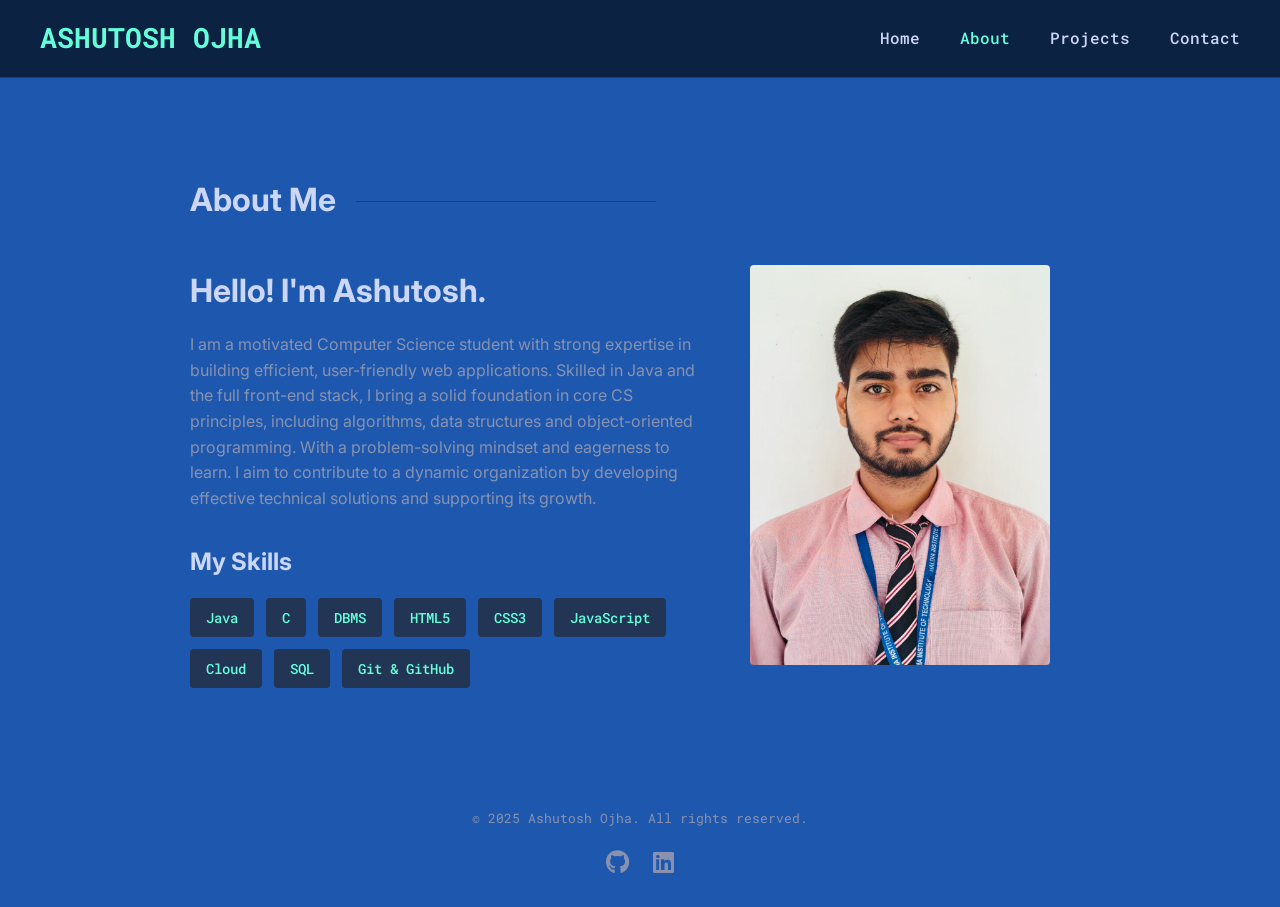
<file: about.html>
<!DOCTYPE html>
<html lang="en">
<head>
    <meta charset="UTF-8">
    <meta name="viewport" content="width=device-width, initial-scale=1.0">
    <title>About Me - Ashutosh Ojha</title>
    <link rel="preconnect" href="https://fonts.googleapis.com">
    <link rel="preconnect" href="https://fonts.gstatic.com" crossorigin>
    <link href="https://fonts.googleapis.com/css2?family=Inter:wght@400;500;700&family=Roboto+Mono:wght@400;500;700&display=swap" rel="stylesheet">
    <link rel="stylesheet" href="https://cdnjs.cloudflare.com/ajax/libs/font-awesome/6.4.2/css/all.min.css">
    <link rel="stylesheet" href="style.css">
</head>
<body>
    <header>
        <nav class="navbar">
            <div class="navbar-brand">ASHUTOSH OJHA</div>
            <ul class="navbar-links">
                <li><a href="index.html">Home</a></li>
                <li><a href="about.html">About</a></li>
                <li><a href="projects.html">Projects</a></li>
                <li><a href="contact.html">Contact</a></li>
            </ul>
             <div class="hamburger-menu">
                <i class="fas fa-bars"></i>
            </div>
        </nav>
    </header>

    <main>
        <section class="about">
            <h1 class="section-title">About Me</h1>
            <div class="about-content">
                <div class="about-text">
                    <h2>Hello! I'm Ashutosh.</h2>
                    <p>I am a motivated Computer Science student with strong expertise in building efficient, user-friendly web applications. Skilled in Java and the full front-end stack, I bring a solid foundation in core CS principles, including algorithms, data structures and object-oriented programming. With a problem-solving mindset and eagerness to learn. I aim to contribute to a dynamic organization by developing effective technical solutions and supporting its growth.</p>
                    
                    <div class="skills">
                        <h3>My Skills</h3>
                        <div class="skills-grid">
                            <div class="skill-item">Java</div>
                            <div class="skill-item">C</div>
                            <div class="skill-item">DBMS</div>
                            <div class="skill-item">HTML5</div>
                            <div class="skill-item">CSS3</div>
                            <div class="skill-item">JavaScript</div>
                            <div class="skill-item">Cloud</div>
                            <div class="skill-item">SQL</div>
                            <div class="skill-item">Git & GitHub</div>
                        </div>
                    </div>
                </div>
                 <div class="about-image">
                     <img src="images\Ashutosh.jpg" alt="Ashutosh Ojha">
                </div>
            </div>
        </section>
    </main>

    <footer>
        <div class="footer-content">
            <p>&copy; 2025 Ashutosh Ojha. All rights reserved.</p>
            <div class="social-links">
               <a href="https://github.com/AshutoshOjha07/" target="_blank"><i class="fab fa-github"></i></a>
                <a href="https://www.linkedin.com/in/ashutosh-ojha-148115263/" target="_blank"><i class="fab fa-linkedin"></i></a>
            </div>
        </div>
    </footer>
    <script src="script.js"></script>
</body>
</html>
</file>
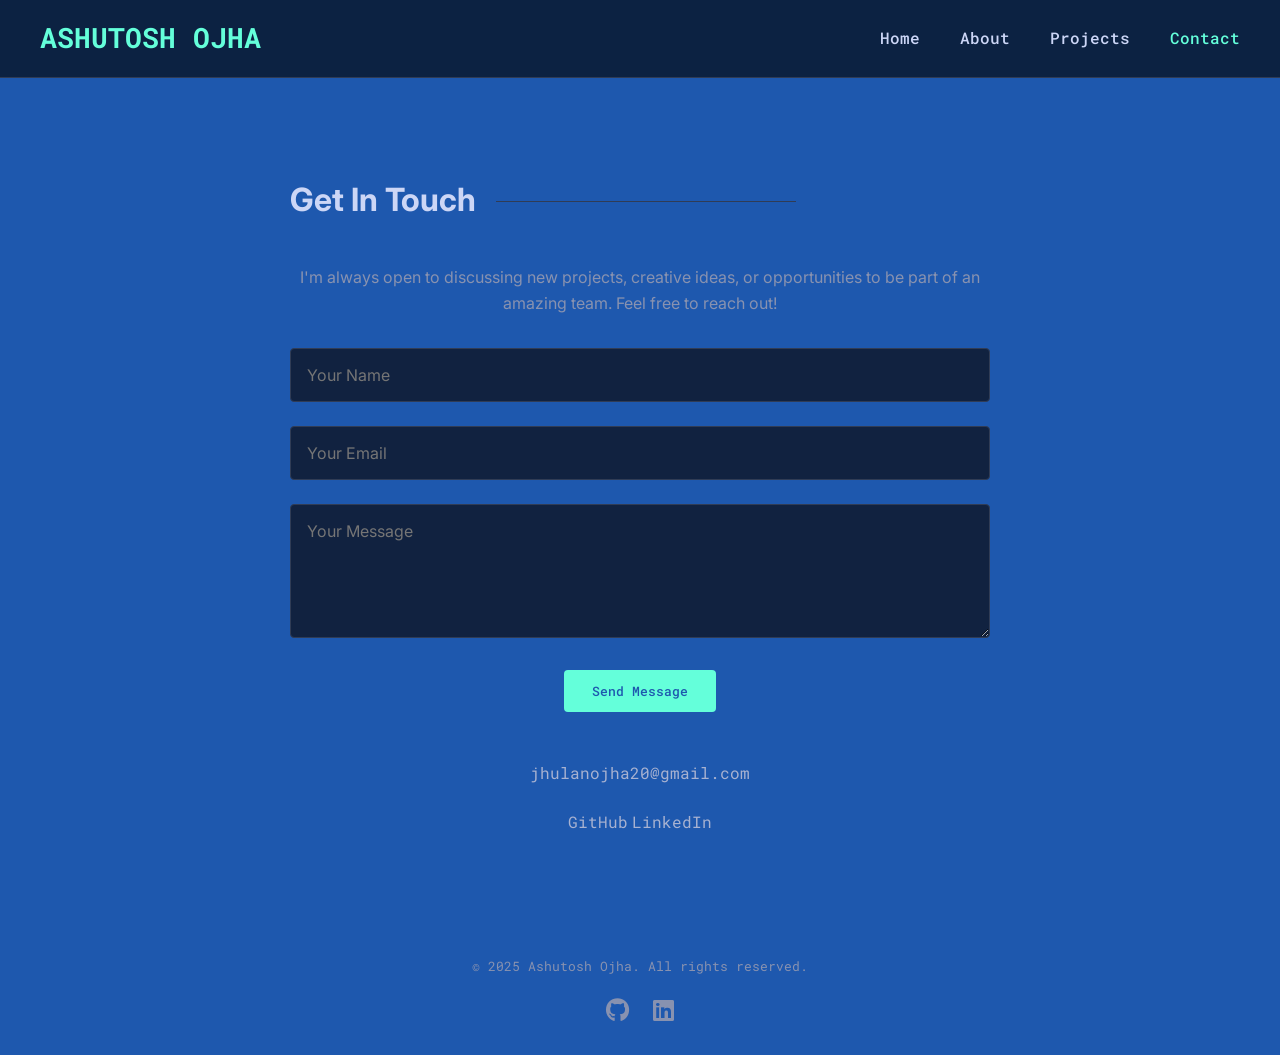
<file: contact.html>
<!DOCTYPE html>
<html lang="en">
<head>
    <meta charset="UTF-8">
    <meta name="viewport" content="width=device-width, initial-scale=1.0">
    <title>Contact Me - Ashutosh Ojha</title>
    <link rel="preconnect" href="https://fonts.googleapis.com">
    <link rel="preconnect" href="https://fonts.gstatic.com" crossorigin>
    <link href="https://fonts.googleapis.com/css2?family=Inter:wght@400;500;700&family=Roboto+Mono:wght@400;500;700&display=swap" rel="stylesheet">
    <link rel="stylesheet" href="https://cdnjs.cloudflare.com/ajax/libs/font-awesome/6.4.2/css/all.min.css">
    <link rel="stylesheet" href="style.css">
</head>
<body>
    <header>
        <nav class="navbar">
            <div class="navbar-brand">ASHUTOSH OJHA</div>
            <ul class="navbar-links">
                <li><a href="index.html">Home</a></li>
                <li><a href="about.html">About</a></li>
                <li><a href="projects.html">Projects</a></li>
                <li><a href="contact.html">Contact</a></li>
            </ul>
             <div class="hamburger-menu">
                <i class="fas fa-bars"></i>
            </div>
        </nav>
    </header>

    <main>
        <section class="contact">
            <h1 class="section-title">Get In Touch</h1>
            <p class="section-subtitle">I'm always open to discussing new projects, creative ideas, or opportunities to be part of an amazing team. Feel free to reach out!</p>
            
            <div class="contact-form-container">
                <form id="contact-form">
                    <div class="form-group">
                        <input type="text" name="name" placeholder="Your Name" required>
                    </div>
                    <div class="form-group">
                        <input type="email" name="email" placeholder="Your Email" required>
                    </div>
                    <div class="form-group">
                        <textarea name="message" placeholder="Your Message" required rows="5"></textarea>
                    </div>
                    <button type="submit" class="btn btn-primary">Send Message</button>
                </form>
            </div>
            <div class="contact-details">
                <p>jhulanojha20@gmail.com</p>
                <div class="contact-socials">
                    <a href="https://github.com/AshutoshOjha07" target="_blank"> GitHub</a>
                    <a href="https://www.linkedin.com/in/ashutosh-ojha-148115263/" target="_blank"> LinkedIn</a>
                </div>
            </div>
        </section>
    </main>

    <footer>
        <div class="footer-content">
            <p>&copy; 2025 Ashutosh Ojha. All rights reserved.</p>
            <div class="social-links">
                <a href="https://github.com/AshutoshOjha07" target="_blank"><i class="fab fa-github"></i></a>
                <a href="https://www.linkedin.com/in/ashutosh-ojha-148115263/" target="_blank"><i class="fab fa-linkedin"></i></a>
            </div>
        </div>
    </footer>

    <script src="script.js"></script>
</body>
</html>
</file>
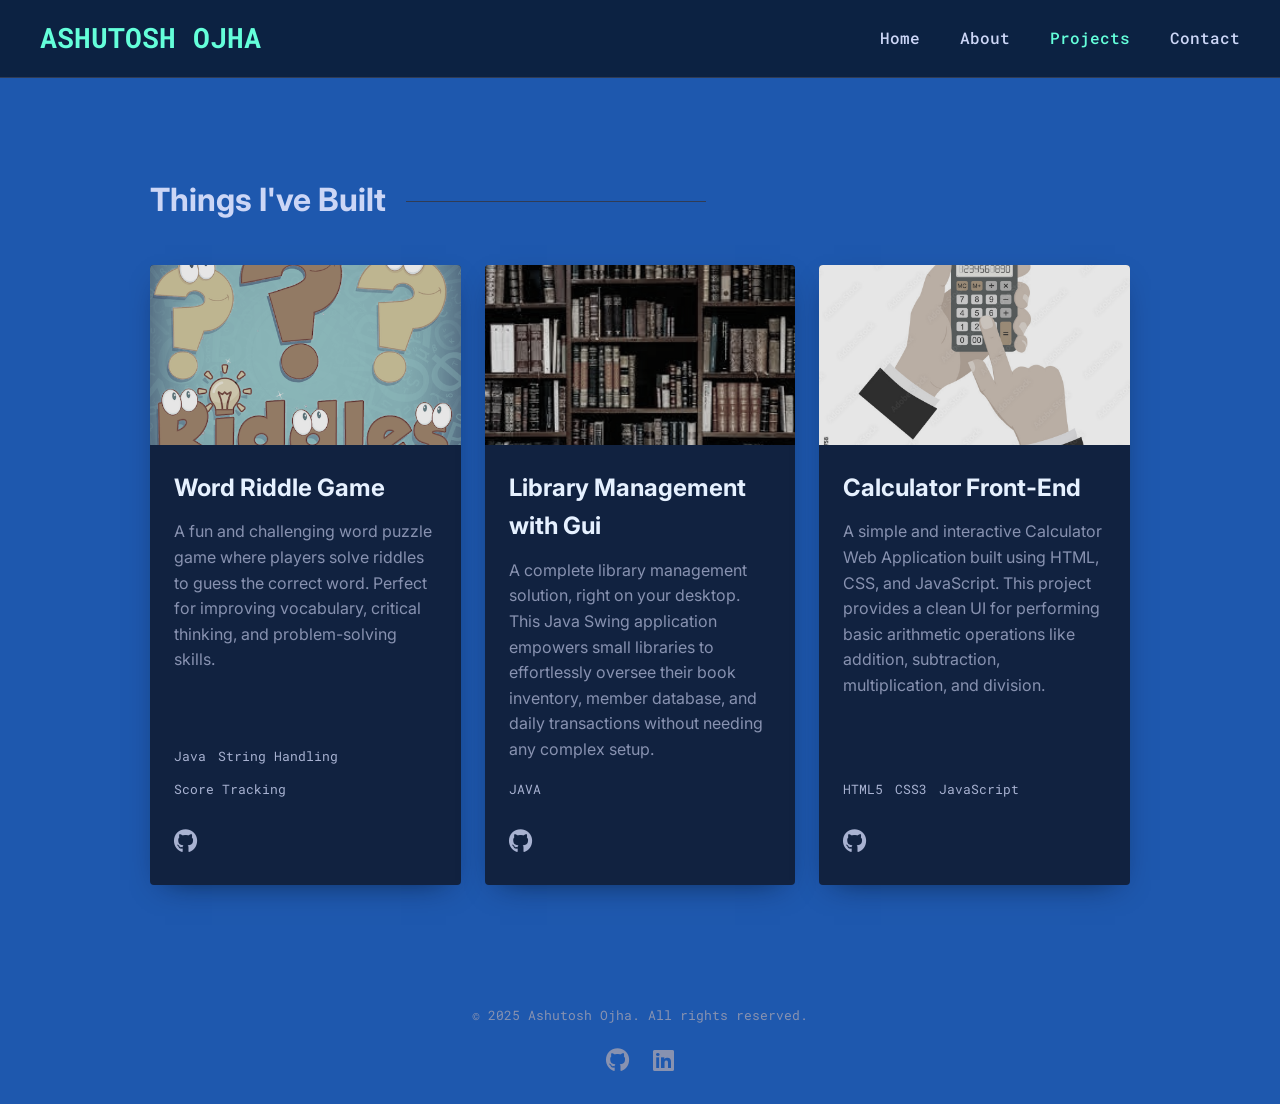
<file: projects.html>
<!DOCTYPE html>
<html lang="en">
<head>
    <meta charset="UTF-8">
    <meta name="viewport" content="width=device-width, initial-scale=1.0">
    <title>Projects - Ashutosh Ojha</title>
    <link rel="preconnect" href="https://fonts.googleapis.com">
    <link rel="preconnect" href="https://fonts.gstatic.com" crossorigin>
    <link href="https://fonts.googleapis.com/css2?family=Inter:wght@400;500;700&family=Roboto+Mono:wght@400;500;700&display=swap" rel="stylesheet">
    <link rel="stylesheet" href="https://cdnjs.cloudflare.com/ajax/libs/font-awesome/6.4.2/css/all.min.css">
    <link rel="stylesheet" href="style.css">
</head>
<body>
    <header>
        <nav class="navbar">
            <div class="navbar-brand">ASHUTOSH OJHA</div>
            <ul class="navbar-links">
                <li><a href="index.html">Home</a></li>
                <li><a href="about.html">About</a></li>
                <li><a href="projects.html">Projects</a></li>
                <li><a href="contact.html">Contact</a></li>
            </ul>
             <div class="hamburger-menu">
                <i class="fas fa-bars"></i>
            </div>
        </nav>
    </header>

    <main>
        <section class="projects">
            <h1 class="section-title">Things I've Built</h1>
            <div class="projects-grid">
                <div class="project-card">
                    <div class="project-image">
                        <img src="images/Riddle.jpg" alt="InsightBoard Project">
                    </div>
                    <div class="project-info">
                        <h3>Word Riddle Game</h3>
                        <p>A fun and challenging word puzzle game where players solve riddles to guess the correct word. Perfect for improving vocabulary, critical thinking, and problem-solving skills.</p>
                        <div class="project-tech-stack">
                            <span>Java</span>
                            <span>String Handling</span>
                            <span>Score Tracking</span>
                        </div>
                        <div class="project-links">
                            <a href="https://github.com/AshutoshOjha07/Word-Riddle-Game" target="_blank" class="link-icon" title="GitHub"><i class="fab fa-github"></i></a>
                        </div>
                    </div>
                </div>

                <div class="project-card">
                     <div class="project-image">
                        <img src="images/Library.jpeg" alt="Library-Management-GUI">
                    </div>
                    <div class="project-info">
                        <h3>Library Management with Gui</h3>
                        <p>A complete library management solution, right on your desktop. This Java Swing application empowers small libraries to effortlessly oversee their book inventory, member database, and daily transactions without needing any complex setup.</p>
                        <div class="project-tech-stack">
                            <span>JAVA</span>
                        </div>
                        <div class="project-links">
                            <a href="https://github.com/AshutoshOjha07/LibraryManagement_GUI" target="_blank" class="link-icon" title="GitHub"><i class="fab fa-github"></i></a>
                        </div>
                    </div>
                </div>
                <div class="project-card">
                     <div class="project-image">
                        <img src="images/calculator.jpg" alt="Library-Management-GUI">
                    </div>
                    <div class="project-info">
                        <h3>Calculator Front-End</h3>
                        <p>A simple and interactive Calculator Web Application built using HTML, CSS, and JavaScript. This project provides a clean UI for performing basic arithmetic operations like addition, subtraction, multiplication, and division.</p>
                        <div class="project-tech-stack">
                            <span>HTML5</span>
                            <span>CSS3</span>
                            <span>JavaScript</span> 
                        </div>
                        <div class="project-links">
                            <a href="https://github.com/AshutoshOjha07/Calculator-front-end" target="_blank" class="link-icon" title="GitHub"><i class="fab fa-github"></i></a>
                        </div>
                    </div>
                </div>
            </div>
        </section>
    </main>

    <footer>
        <div class="footer-content">
            <p>&copy; 2025 Ashutosh Ojha. All rights reserved.</p>
            <div class="social-links">
                <a href="https://github.com/AshutoshOjha07/" target="_blank"><i class="fab fa-github"></i></a>
                <a href="https://www.linkedin.com/in/ashutosh-ojha-148115263/" target="_blank"><i class="fab fa-linkedin"></i></a>
            </div>
        </div>
    </footer>
    <script src="script.js"></script>
</body>
</html>
</file>
<file: style.css>
*,
*::before,
*::after {
    margin: 0;
    padding: 0;
    box-sizing: border-box;
}

/* --- New Design Variables --- */
:root {
    --dark-navy: #1e58ae;
    --navy: #112240;
    --light-navy: #233554;
    --lightest-navy: #303C55;
    --navy-shadow: rgba(2, 12, 27, 0.7);
    --slate: #8892b0;
    --light-slate: #a8b2d1;
    --lightest-slate: #ccd6f6;
    --white: #e6f1ff;
    --accent-color: #64ffda;
    --accent-tint: rgba(100, 255, 218, 0.1);

    --font-sans: 'Inter', sans-serif;
    --font-mono: 'Roboto Mono', monospace; /* Using a different mono font */
}

/* --- Base Styles --- */
html {
    scroll-behavior: smooth;
}

body {
    font-family: var(--font-sans);
    background-color: var(--dark-navy);
    color: var(--slate);
    line-height: 1.6;
    display: flex;
    flex-direction: column;
    min-height: 100vh;
}

main {
    flex-grow: 1;
    padding: 0 150px;
}

h1, h2, h3 {
    font-family: var(--font-sans);
    color: var(--lightest-slate);
    font-weight: 700;
}

a {
    text-decoration: none;
    color: var(--accent-color);
    transition: all 0.25s cubic-bezier(0.645, 0.045, 0.355, 1);
}

a:hover {
    color: var(--accent-color);
    outline: none;
}

img {
    max-width: 100%;
    height: auto;
    display: block;
}

ul {
    list-style: none;
}

/* --- Header & Nav --- */
header {
    background: rgba(10, 25, 47, 0.85);
    backdrop-filter: blur(10px);
    border-bottom: 1px solid var(--lightest-navy);
    position: sticky;
    top: 0;
    z-index: 1000;
    padding: 1rem 2.5rem;
}

.navbar {
    display: flex;
    justify-content: space-between;
    align-items: center;
    max-width: 1300px;
    margin: 0 auto;
}

.navbar-brand {
    font-family: var(--font-mono);
    font-size: 1.75rem;
    font-weight: 700;
    color: var(--accent-color);
}

.navbar-links {
    display: flex;
    gap: 2.5rem;
    align-items: center;
}

.navbar-links a {
    color: var(--lightest-slate);
    font-weight: 500;
    font-family: var(--font-mono);
}

.navbar-links a.active,
.navbar-links a:hover {
    color: var(--accent-color);
}

.hamburger-menu {
    display: none;
    cursor: pointer;
    font-size: 1.5rem;
    color: var(--accent-color);
}

/* --- Hero Section --- */
.hero {
    max-width: 1100px;
    margin: 6rem auto;
    display: flex;
    align-items: center;
}

.hero-content {
    display: flex;
    align-items: center;
    justify-content: space-between;
    gap: 3rem;
    width: 100%;
}

.hero-text {
    flex: 1;
}

.hero-text h1 {
    font-size: clamp(40px, 8vw, 70px); /* Responsive font size */
    line-height: 1.1;
    margin-bottom: 1.5rem;
}

.hero-text .highlight {
    color: var(--accent-color);
}

.hero-text p {
    font-size: 1.25rem;
    color: var(--slate);
    margin-bottom: 2.5rem;
}

.hero-image {
    flex-basis: 35%;
    max-width: 300px;
    position: relative;
}

.hero-image img {
    border-radius: 0.5rem;
}




/* --- Buttons --- */
.btn {
    display: inline-block;
    padding: 0.75rem 1.75rem;
    border-radius: 4px;
    font-weight: 500;
    font-family: var(--font-mono);
    border: 1px solid var(--accent-color);
    transition: all 0.25s ease;
}

.btn-primary {
    background-color: var(--accent-color);
    color: var(--dark-navy);
}

.btn-primary:hover {
    background-color: var(--accent-tint);
    color: var(--accent-color);
}

.btn-secondary {
    background-color: transparent;
    color: var(--accent-color);
    margin-left: 1rem;
}

.btn-secondary:hover {
    background-color: var(--accent-tint);
}

/* --- General Sections --- */
.section-title {
    font-size: clamp(26px, 5vw, 32px);
    display: flex;
    align-items: center;
    margin: 10px 0 40px;
    width: 100%;
    white-space: nowrap;
}

.section-title::after {
    content: "";
    display: block;
    position: relative;
    top: 2px;
    width: 300px;
    height: 1px;
    margin-left: 20px;
    background-color: var(--lightest-navy);
}

/* --- About Section --- */
.about {
    max-width: 900px;
    margin: 6rem auto;
}

.about-content {
    display: grid;
    grid-template-columns: 3fr 2fr;
    gap: 50px;
}

.about-image {
    max-width: 300px;
}

.about-image img {
    border-radius: 4px;
}

.about-text h2 {
    font-size: 2rem;
    margin-bottom: 1rem;
}

.skills h3 {
    font-size: 1.5rem;
    margin-top: 2rem;
    margin-bottom: 1rem;
}

.skills-grid {
    display: flex;
    flex-wrap: wrap;
    gap: 0.75rem;
}

.skill-item {
    font-family: var(--font-mono);
    color: var(--accent-color);
    padding: 0.5rem 1rem;
    border-radius: 4px;
    font-size: 0.9rem;
    font-weight: 500;
    background-color: var(--light-navy);
}

/* --- Experience Section --- */
.experience {
    max-width: 800px;
    margin: 6rem auto;
}

.timeline {
    position: relative;
    padding-left: 2rem;
    border-left: 2px solid var(--lightest-navy);
}

.timeline-dot {
    position: absolute;
    left: -2.65rem; /* Adjusted for alignment */
    top: 0.25rem;
    width: 1.1rem;
    height: 1.1rem;
    background-color: var(--accent-color);
    border-radius: 50%;
    border: 2px solid var(--dark-navy);
}

.timeline-content {
    background-color: var(--navy);
    padding: 1.5rem;
    border-radius: 0.5rem;
    transition: background-color 0.3s ease;
}
.timeline-content:hover {
    background-color: var(--light-navy);
}

.timeline-content h3 {
    font-size: 1.25rem;
    color: var(--lightest-slate);
}
.timeline-content .company {
    font-weight: 500;
    color: var(--accent-color);
    margin-bottom: 0.25rem;
}
.timeline-content .date {
    color: var(--light-slate);
    font-family: var(--font-mono);
    font-size: 0.85rem;
    margin-bottom: 1rem;
}
.timeline-content ul {
    list-style-type: none;
}
.timeline-content ul li {
    position: relative;
    padding-left: 20px;
    margin-bottom: 0.5rem;
}
.timeline-content ul li::before {
    content: "▹";
    position: absolute;
    left: 0;
    color: var(--accent-color);
}

/* --- Projects Section --- */
.projects {
    max-width: 1200px;
    margin: 6rem auto;
}

.projects-grid {
    display: grid;
    grid-template-columns: repeat(auto-fill, minmax(300px, 1fr));
    gap: 1.5rem;
}

.project-card {
    background-color: var(--navy);
    border-radius: 4px;
    overflow: hidden;
    box-shadow: 0 10px 30px -15px var(--navy-shadow);
    transition: all 0.25s ease;
    display: flex;
    flex-direction: column;
}

.project-card:hover {
    transform: translateY(-7px);
    background-color: var(--light-navy);
}

.project-image img {
    width: 100%;
    height: 180px;
    object-fit: cover;
    filter: grayscale(80%) contrast(1) brightness(90%);
}

.project-info {
    padding: 1.5rem;
    display: flex;
    flex-direction: column;
    flex-grow: 1;
}

.project-info h3 {
    font-size: 1.5rem;
    margin-bottom: 0.75rem;
    color: var(--white);
}

.project-info p {
    margin-bottom: 1rem;
    flex-grow: 1;
}

.project-tech-stack {
    display: flex;
    flex-wrap: wrap;
    gap: 0.75rem;
    margin-bottom: 1.5rem;
    font-family: var(--font-mono);
    color: var(--light-slate);
    font-size: 0.8rem;
}

.project-links {
    display: flex;
    gap: 1rem;
    margin-top: auto;
}

.link-icon {
    font-size: 1.5rem;
    color: var(--light-slate);
}

.link-icon:hover {
    color: var(--accent-color);
}

/* --- Contact Section --- */
.contact {
    max-width: 700px;
    margin: 6rem auto;
    text-align: center;
}

#contact-form {
    margin-top: 2rem;
}

.form-group {
    margin-bottom: 1.5rem;
}

#contact-form input,
#contact-form textarea {
    width: 100%;
    padding: 1rem;
    border-radius: 4px;
    border: 1px solid var(--lightest-navy);
    font-size: 1rem;
    font-family: var(--font-sans);
    background-color: var(--navy);
    color: var(--lightest-slate);
}

#contact-form input:focus,
#contact-form textarea:focus {
    outline: none;
    border-color: var(--accent-color);
    box-shadow: 0 0 0 2px rgba(100, 255, 218, 0.2);
}

#contact-form button {
    width: auto;
    border: none;
    cursor: pointer;
}

.contact-details {
    margin-top: 3rem;
}
.contact-details h3 {
    display: none;
}
.contact-details p {
    font-family: var(--font-mono);
    color: var(--light-slate);
    margin-bottom: 1.5rem;
}
.contact-socials a {
    font-family: var(--font-mono);
    color: var(--light-slate);
}
.contact-socials a:hover {
    color: var(--accent-color);
}


/* --- Footer --- */
footer {
    padding: 1.5rem;
    margin-top: auto;
    text-align: center;
}

.footer-content {
    max-width: 1200px;
    margin: 0 auto;
}

.social-links {
    display: none; /* Hidden because they are in the footer-content */
}

.footer-content .social-links {
    display: flex;
    justify-content: center;
    gap: 1.5rem;
    margin-top: 1rem;
}

.footer-content .social-links a {
    color: var(--slate);
    font-size: 1.5rem;
}

.footer-content .social-links a:hover {
    color: var(--accent-color);
    transform: translateY(-3px);
}

.footer-content p {
    font-family: var(--font-mono);
    font-size: 0.8rem;
    color: var(--slate);
}

/* --- Responsive --- */
@media (max-width: 1080px) {
    main {
        padding: 0 100px;
    }
}
@media (max-width: 768px) {
    main {
        padding: 0 25px;
    }
    
    .navbar-links {
        display: none;
        position: fixed;
        top: 0;
        right: 0;
        bottom: 0;
        height: 100vh;
        width: min(75vw, 400px);
        background-color: var(--light-navy);
        flex-direction: column;
        align-items: center;
        justify-content: center;
        box-shadow: -10px 0px 30px -15px var(--navy-shadow);
        transform: translateX(100vw);
        transition: transform 0.3s ease-in-out;
    }
    
    .navbar-links.active {
        display: flex;
        transform: translateX(0);
    }
    
    .hamburger-menu {
        display: block;
        z-index: 1001; /* Above the nav menu */
    }

    .hero-content, .about-content {
        flex-direction: column-reverse;
        text-align: center;
        gap: 2rem;
        grid-template-columns: 1fr;
    }

    .hero-text h1 { font-size: 2.5rem; }
    .section-title::after { width: 100px; }
}
</file>
